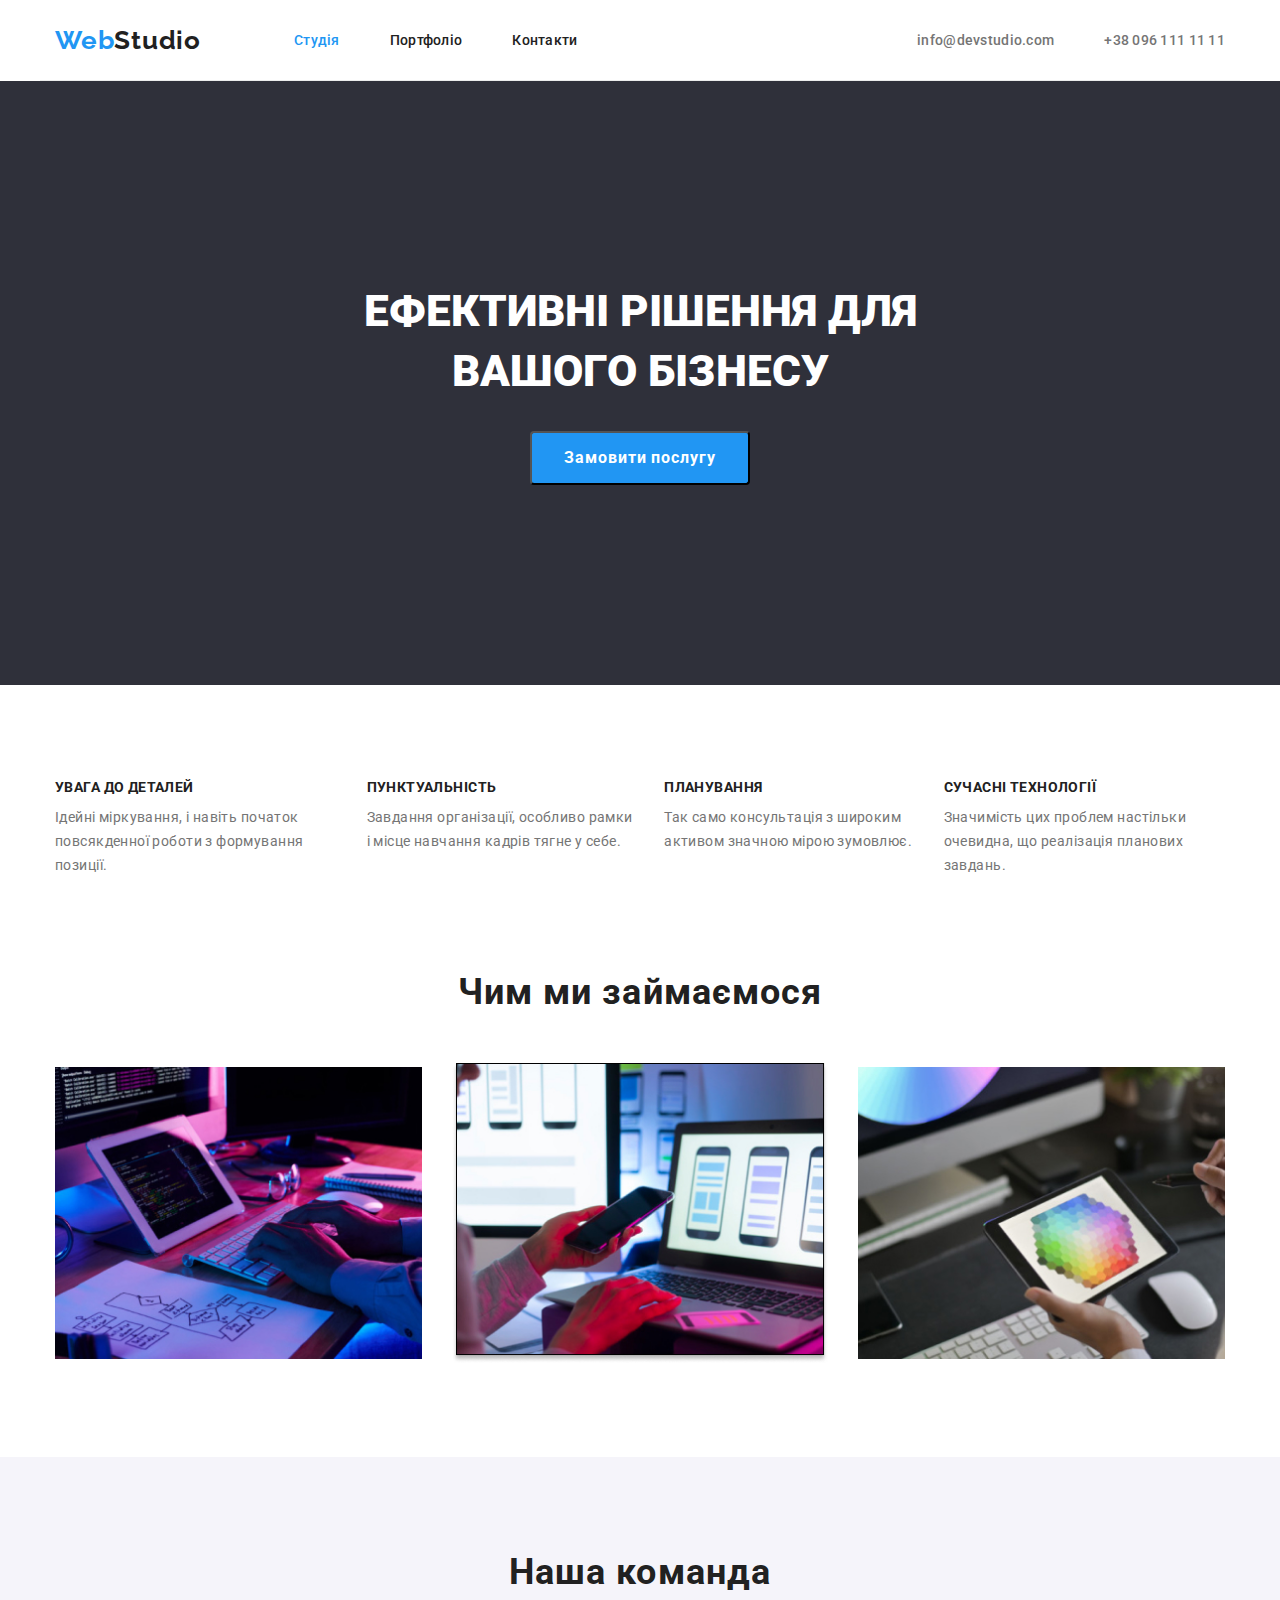
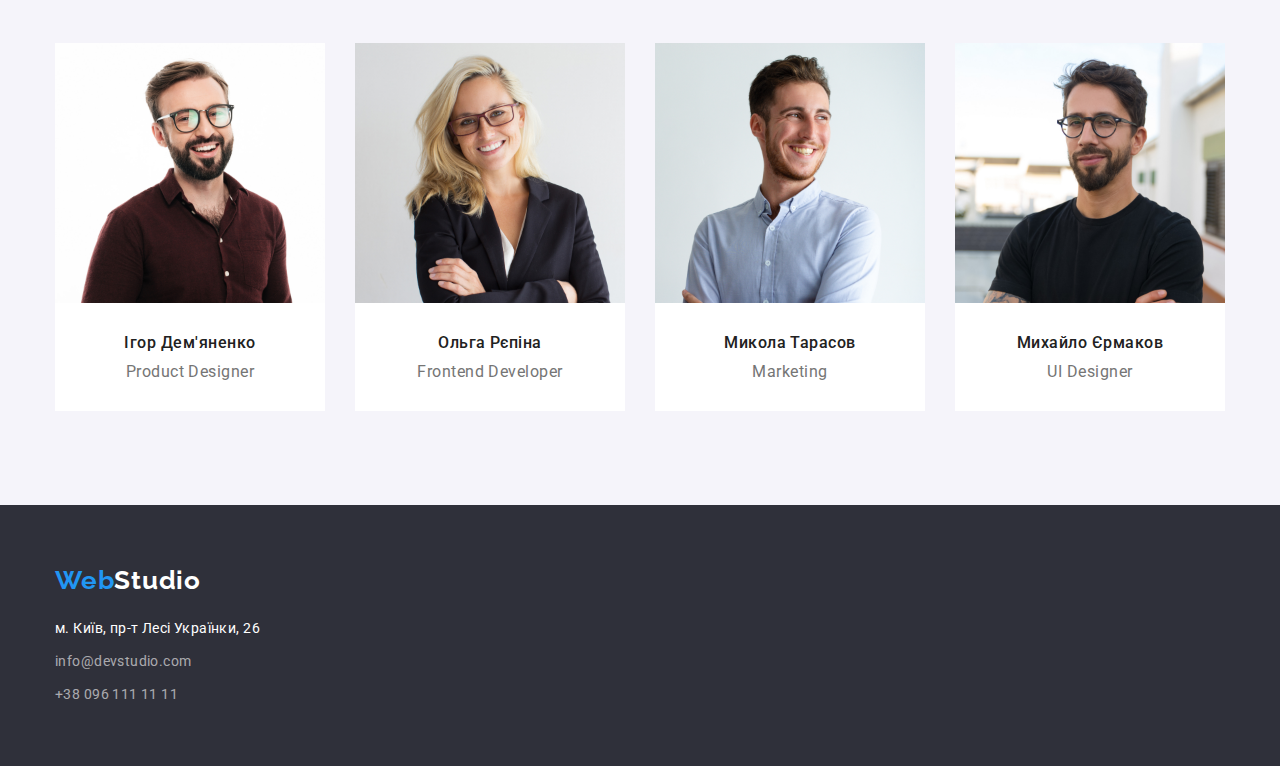
<file: index.html>
<!DOCTYPE html>
<html lang="uk">
  <head>
    <meta charset="UTF-8"/>
    <meta http-equiv="X-UA-Compatible" content="IE=edge"/>
    <meta name="viewport" content="width=device-width, initial-scale=1.0"/>
    <title>Document</title>
    <link rel="preconnect" href="https://fonts.googleapis.com">
    <link rel="preconnect" href="https://fonts.gstatic.com" crossorigin>
    <link href="https://fonts.googleapis.com/css2?family=Raleway:wght@700&family=Roboto:wght@400;500;700;900&display=swap" rel="stylesheet">
    <link rel="stylesheet" href="https://cdnjs.cloudflare.com/ajax/libs/modern-normalize/1.1.0/modern-normalize.css" integrity="sha512-Y0MM+V6ymRKN2zStTqzQ227DWhhp4Mzdo6gnlRnuaNCbc+YN/ZH0sBCLTM4M0oSy9c9VKiCvd4Jk44aCLrNS5Q==" crossorigin="anonymous" referrerpolicy="no-referrer" />
    <link rel="stylesheet" href="./css/styles.css"/>
  </head>
  <body>
    <header class="header">
      <div class="container header-container">
      <nav class="main-nav">
        <a class="body-logo" href="./index.html"> <span class="body-logo-web">Web</span>Studio</a>
        <ul class="list header-list-nav"> 
          <li class="list-item header-list-item">
            <a class="current link-studio " href="./index.html">Студія</a>
          </li>
          <li class="list-item header-list-item">
            <a class="link" href="./portfolio.html">Портфоліо</a>
          </li>
          <li class="list-item header-list-item">
            <a class="link link-contact" href="">Контакти</a>
          </li>
        </ul>
      </nav>
      <ul class="list header-list">
        <li class="list-item">
          <a class="mail" href="mailto:info@devstudio.com">info@devstudio.com</a>
        </li>
        <li class="list-item">
          <a class="tel" href="tel:+380961111111">+38 096 111 11 11</a>
        </li>
      </ul>
    </div>
    </header>
    <main>
      <!--Main section-->
      <section class="main-section section">
        <div class="container main-conteiner">
          <h1 class="main-title"> Ефективні рішення для вашого бізнесу </h1>
          <button class="main-btn" type="button">Замовити послугу</button>
        </div>
      </section> 
    <!--Features section-->
    <section class="features-section section">
      <div class="container">
      <h2 class="visually-hidden">Наші особливості</h2>
      <ul class="features-list">
        <li class="features-list-item">
          <h3 class="features-title">УВАГА ДО ДЕТАЛЕЙ </h3>
          <p class="features-description">Ідейні міркування, і навіть початок повсякденної роботи з формування позиції.</p>
        </li>
        <li class="features-list-item">
          <h3 class="features-title">ПУНКТУАЛЬНІСТЬ</h3>
          <p class="features-description">
            Завдання організації, особливо рамки і місце навчання кадрів тягне у себе.
          </p>
        </li>
        <li class="features-list-item">
          <h3 class="features-title">ПЛАНУВАННЯ</h3>
          <p class="features-description">
            Так само консультація з широким активом значною мірою зумовлює.
          </p>
        </li>
        <li class="features-list-item">
          <h3 class="features-title">СУЧАСНІ ТЕХНОЛОГІЇ</h3>
          <p class="features-description">
            Значимість цих проблем настільки очевидна, що реалізація планових завдань.
          </p>
        </li>
      </ul>
    </div>
    </section>
    <!--Чим ми займаємося business section-->
    <section class="business-section section">
      <div class="container business-container">
      <h2 class="title-description">Чим ми займаємося</h2>
      <ul class="list business-list">
        <li class="list-item">
            <img class="img" src="./images/What_we_do/box-1.jpg" alt="box-1"
            width="370" height="294">
          </li>
          <li class="list-item">
            <img class="img" src="./images/What_we_do/box-2.jpg" alt="box-2"
            width="370" height="294">
          </li>
          <li class="list-item">
            <img class="img" src="./images/What_we_do/box-3.jpg" alt="box-3"
            width="370" height="294">
          </li>
      </ul>
    </div>
    </section>
    <!--Наша команда team section-->
    <section class="team-section section">
      <div class="container team-section-conteiner">
        <h2 class="title-description">Наша команда</h2>
<ul class="list team-list">
  <li class="list-item">
      <img src="./images/Team/img-1.jpg" alt="Product Designer photo" class="img img-team" width="270" height="260">
      <div  class="team-section-description">
      <h3 class="team-section-title">Ігор Дем'яненко</h3> 
      <p class="team-section-undertitle">Product Designer</p>
    </div>
  </li>
  <li class="list-item">
      <img src="./images/Team/img-2.jpg" alt="Frontend Developer photo" class="img img-team" width="270" height="260">
      <div class="team-section-description">
      <h3 class="team-section-title">Ольга Рєпіна</h3>
      <p class="team-section-undertitle">Frontend Developer</p>
    </div>
  </li>
  <li class="list-item">
      <img src="./images/Team/img-3.jpg" alt="Marketing photo" class="img img-team" width="270" height="260">
      <div class="team-section-description">
      <h3 class="team-section-title">Микола Тарасов</h3> 
      <p class="team-section-undertitle">Marketing</p>
    </div>
   </li>
  <li class="list-item">
      <img src="./images/Team/img-4.jpg" alt="UI Designer photo" class="img img-team" width="270" height="260">
     <div class="team-section-description">
      <h3 class="team-section-title">Михайло Єрмаков</h3> 
      <p class="team-section-undertitle">UI Designer</p>
    </div>
  </li>
</ul>
</div>
    </section>
    </main>
    <footer class="footer">
      <div class="container container-footer">
        <a class="footer-logo" href="./index.html"> <span class="logo-web">Web</span>Studio</a>
      <address>
      <ul class="footer-list">
        <li class="footer-list-item">
          <a class="footer-link" href="https://goo.gl/maps/CPtrU1FHBa2aNyZL9" target="_blank" rel="noopener noreferrer"><span class="footer-adress">м. Київ, пр-т Лесі Українки, 26</span></a>
        </li>
        <li class="footer-list-item">
          <a class="footer-link footer-list-mail" href="mailto:info@devstudio.com">info@devstudio.com</a>
        </li>
        <li class="footer-list-item-tel">
          <a class="footer-link " href="tel:+380961111111">+38 096 111 11 11</a>
        </li>
      </ul>
    </address>
    </div>
    </footer>
  </body>
</html>
</file>
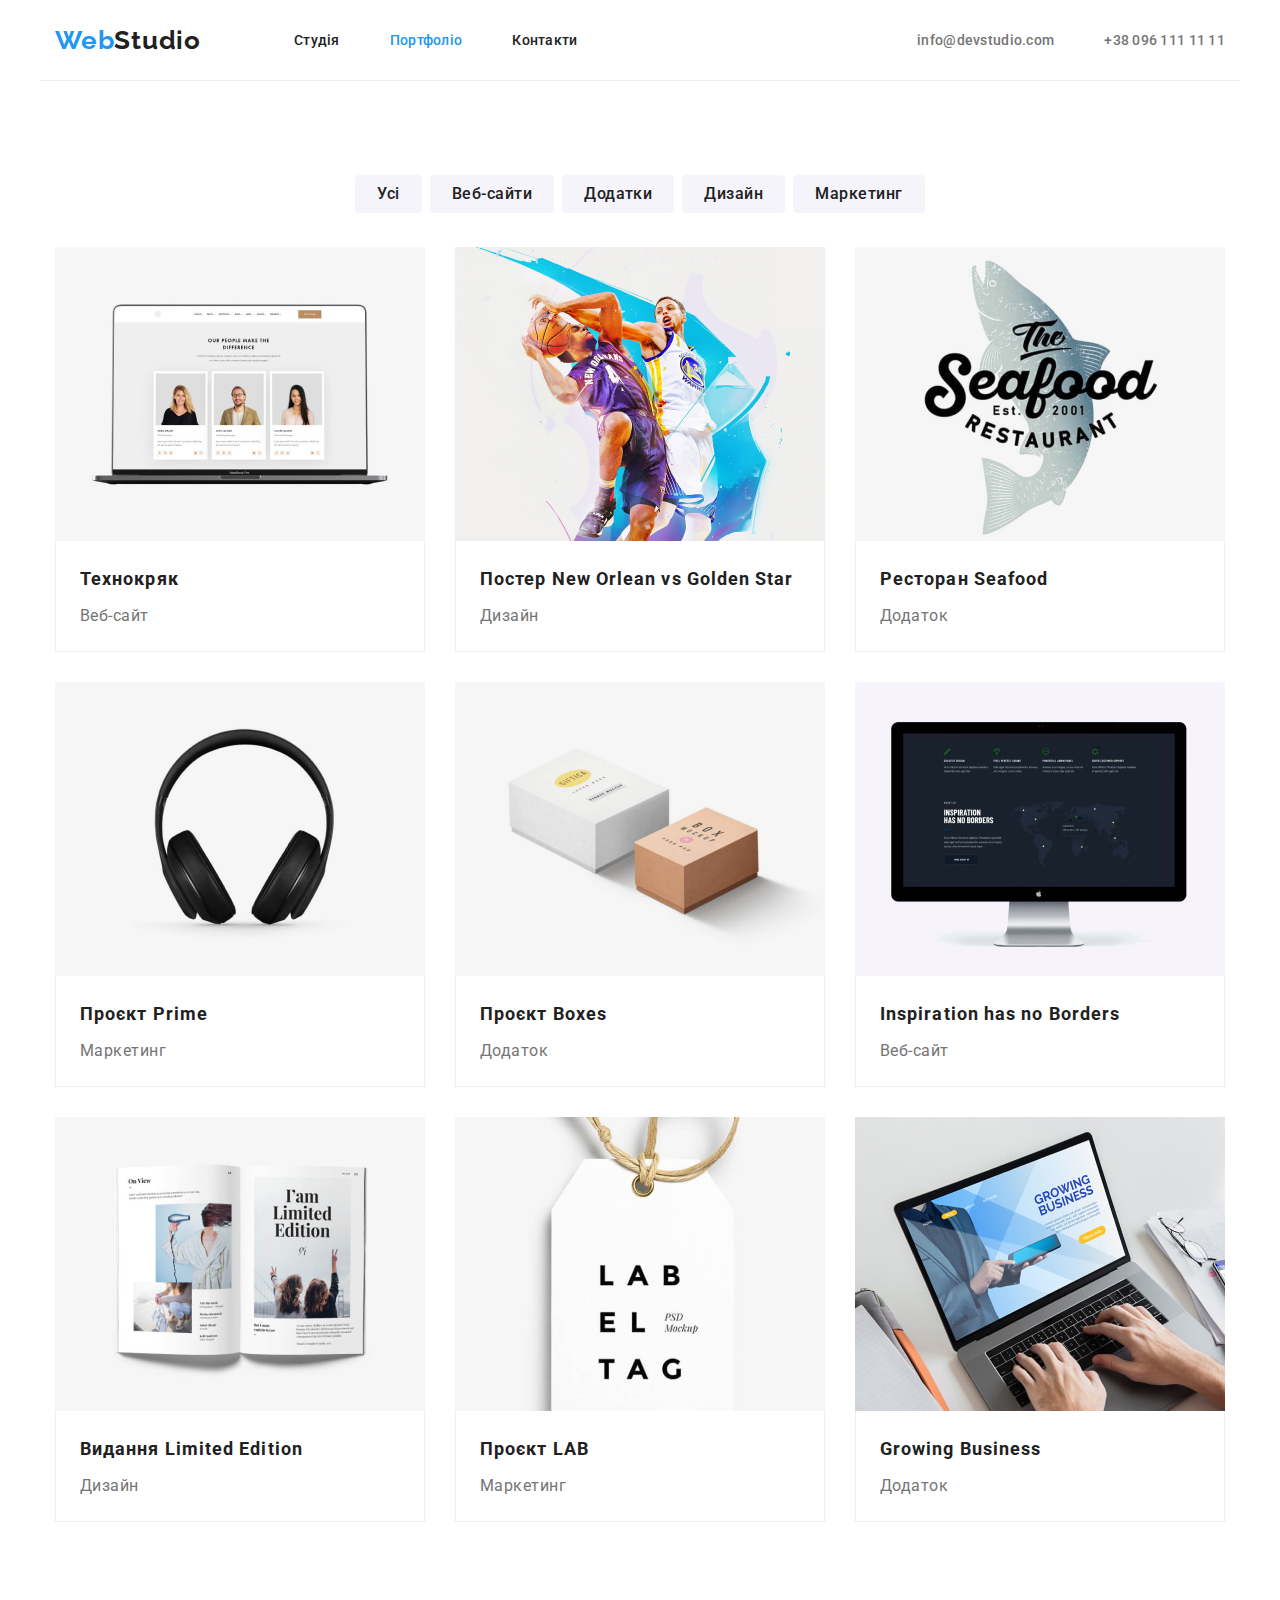
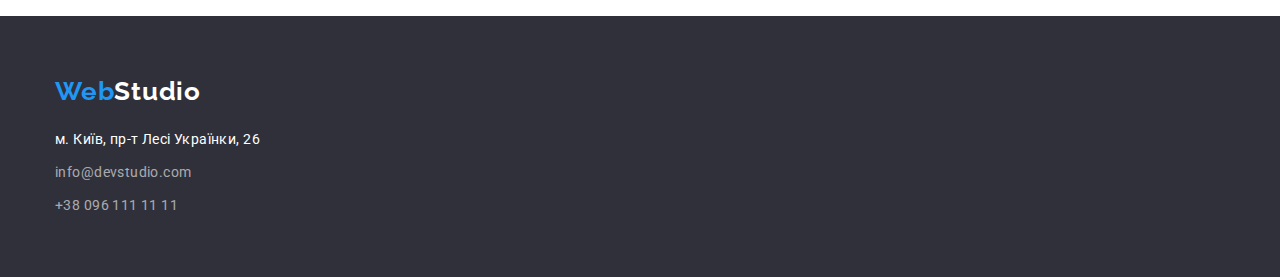
<file: portfolio.html>
<!DOCTYPE html>
<html lang="uk">
<head>
    <meta charset="UTF-8"/>
    <meta http-equiv="X-UA-Compatible" content="IE=edge"/>
    <meta name="viewport" content="width=device-width, initial-scale=1.0"/>
    <title>Document</title>
    <link rel="preconnect" href="https://fonts.googleapis.com">
    <link rel="preconnect" href="https://fonts.gstatic.com" crossorigin>
    <link href="https://fonts.googleapis.com/css2?family=Raleway:wght@700&family=Roboto:wght@400;500;700;900&display=swap" rel="stylesheet">
    <link rel="stylesheet" href="https://cdnjs.cloudflare.com/ajax/libs/modern-normalize/1.1.0/modern-normalize.css" integrity="sha512-Y0MM+V6ymRKN2zStTqzQ227DWhhp4Mzdo6gnlRnuaNCbc+YN/ZH0sBCLTM4M0oSy9c9VKiCvd4Jk44aCLrNS5Q==" crossorigin="anonymous" referrerpolicy="no-referrer" />
    <link rel="stylesheet" href="./css/styles.css"/>
</head>
<body>
  
  <header class="header">
    <div class="container header-container">
    <nav class="main-nav">
      <a class="body-logo" href="./index.html"> <span class="body-logo-web">Web</span>Studio</a>
      <ul class="list header-list-nav"> 
        <li class="list-item header-list-item">
          <a class="link" href="./index.html">Студія</a>
        </li>
        <li class="list-item header-list-item">
          <a class="current" href="./portfolio.html">Портфоліо</a>
        </li>
        <li class="list-item header-list-item">
          <a class="link link-contact" href="">Контакти</a>
        </li>
      </ul>
    </nav>
    <ul class="list header-list">
      <li class="list-item">
        <a class="mail" href="mailto:info@devstudio.com">info@devstudio.com</a>
      </li>
      <li class="list-item">
        <a class="tel" href="tel:+380961111111">+38 096 111 11 11</a>
      </li>
    </ul>
  </div>
  </header>
      <main>
        <!--Projects sections-->
        <section class="section projects-section">
          <div class="container filters-container">
        <h1 class="visually-hidden">Projects</h1>
        <!--Filters-->
        <ul class="list projects-list">
          <li class="list-item projects-lisi-item">
              <button class="btn" type="button">Усі</button>
          </li>
          <li class="list-item projects-lisi-item">
              <button class="btn" type="button">Веб-сайти</button>
          </li>
          <li class="list-item projects-lisi-item">
              <button class="btn" type="button">Додатки</button>
          </li>
          <li class="list-item projects-lisi-item">
              <button class="btn" type="button">Дизайн</button>
          </li>
          <li class="list-item projects-lisi-item">
              <button class="btn" type="button">Маркетинг</button>
          </li>
      </ul> 
    <!--cards-->
        <ul class="list cards-list">
<li class="list-item cards-list-item">
  <a class="projects-class" href="">
    <img class="img img-cards" src="./images/Projects/project-1.jpg" alt="Сайт Технокряк"  height="295" width="370">
    <div class="projects-description">
    <h2 class="projects-title cards-projects-title">Технокряк</h2>
    <p class="projects-undertitle">Веб-сайт</p>
  </div>
  </a>
</li>
<li class="list-item cards-list-item">
  <a class="projects-class" href="">
    <img class="img img-cards" src="./images/Projects/project-2.jpg" alt="Постер New Orlean vs Golden Star"  height="295" width="370">
    <div class="projects-description">
    <h2 class="projects-title cards-projects-title">Постер New Orlean vs Golden Star</h2>
    <p class="projects-undertitle">Дизайн</p>
  </div>
  </a>
</li>
<li class="list-item cards-list-item">
  <a class="projects-class" href="">
    <img class="img img-cards" src="./images/Projects/project-3.jpg" alt="Додаток Ресторан Seafood"  height="295" width="370">
    <div class="projects-description">
    <h2 class="projects-title cards-projects-title">Ресторан Seafood</h2>
    <p class="projects-undertitle">Додаток</p>
  </div>
  </a>
</li>
<li class="list-item cards-list-item">
  <a class="projects-class" href="">
    <img class="img img-cards" src="./images/Projects/project-4.jpg" alt="Проєкт Prime"  height="295" width="370">
    <div class="projects-description">
    <h2 class="projects-title cards-projects-title">Проєкт Prime</h2>
    <p class="projects-undertitle">Маркетинг</p>
  </div>
  </a>
</li>
<li class="list-item cards-list-item">
  <a class="projects-class" href="">
    <img class="img img-cards" src="./images/Projects/project-5.jpg" alt="Додаток проєкта Boxes"  height="295" width="370">
    <div class="projects-description">
    <h2 class="projects-title cards-projects-title">Проєкт Boxes</h2>
    <p class="projects-undertitle">Додаток</p>
  </div>
  </a>
</li>
<li class="list-item cards-list-item">
  <a class="projects-class" href="">
    <img class="img img-cards" src="./images/Projects/project-6.jpg" alt="Веб-сайт Inspiration has no Borders"  height="295" width="370">
    <div class="projects-description">
    <h2 class="projects-title cards-projects-title">Inspiration has no Borders</h2>
    <p class="projects-undertitle">Веб-сайт</p>
  </div>
  </a>
</li>
<li class="list-item cards-list-item">
  <a class="projects-class" href="">
    <img class="img img-cards" src="./images/Projects/project-7.jpg" alt="Дизайн Видання Limited Edition"  height="295" width="370">
    <div class="projects-description">
    <h2 class="projects-title cards-projects-title">Видання Limited Edition</h2>
    <p class="projects-undertitle">Дизайн</p>
  </div>
  </a>
</li>
<li class="list-item cards-list-item">
  <a class="projects-class" href="">
    <img class="img img-cards" src="./images/Projects/project-8.jpg" alt="Проєкт LAB"  height="295" width="370">
    <div class="projects-description">
    <h2 class="projects-title cards-projects-title">Проєкт LAB</h2>
    <p class="projects-undertitle">Маркетинг</p>
  </div>
  </a>
</li>
<li class="list-item cards-list-item">
  <a class="projects-class" href="">
    <img class="img img-cards" src="./images/Projects/project-9.jpg" alt="Додаток Growing Business" height="295" width="370">
    <div class="projects-description">
    <h2 class="projects-title cards-projects-title">Growing Business</h2>
    <p class="projects-undertitle">Додаток</p>
  </div>
  </a>
</li>
        </ul>
      </div>
        </section>
      </main>
      <footer class="footer">
        <div class="container container-footer">
          <a class="footer-logo" href="./index.html"> <span class="logo-web">Web</span>Studio</a>
        <address>
        <ul class="footer-list">
          <li class="footer-list-item">
            <a class="footer-link" href="https://goo.gl/maps/CPtrU1FHBa2aNyZL9" target="_blank" rel="noopener noreferrer"><span class="footer-adress">м. Київ, пр-т Лесі Українки, 26</span></a>
          </li>
          <li class="footer-list-item">
            <a class="footer-link footer-list-mail" href="mailto:info@devstudio.com">info@devstudio.com</a>
          </li>
          <li class="footer-list-item-tel">
            <a class="footer-link" href="tel:+380961111111">+38 096 111 11 11</a>
          </li>
        </ul>
      </address>
      </div>
      </footer>
</body>
</html>
</file>
<file: css/styles.css>
:root{
    /*Text colors*/
    --main-txt-cl:#212121;
    --secondary-txt-cl: #757575;
    --light-txt-cl: #FFFFFF;
    --accent-txt-cl: #2196F3;
    /*Background colors*/
    --main-bg-cl:#ffffff;
    --accent-bg-cl:#2196F3;
    /*Fonts*/
    --main-font:"Roboto", sans-serif;
    --secondary-font: "Raleway", sans-serif;
}
body{
    color: var(--main-txt-cl);
    background-color: var(--main-bg-cl);
    font-family: var(--main-font);
    
}
/*reset*/
h1,
h2,
h3,
h4,
h5,
h6,
p,
ul{
    margin:0;
}
img {
    display: block;
    width: 100%;
    height: auto;
}
.section{
    padding-bottom: 94px;
}
.container{
    width: 1200px;
    padding-left: 15px;
    padding-right: 15px;
    margin-left: auto;
    margin-right: auto;
    
}
.list{
    list-style: none;
}
.visually-hidden {
    position: absolute;
    width: 1px;
    height: 1px;
    margin: -1px;
    border: 0;
    padding: 0;
    white-space: nowrap;
    clip-path: inset(100%);
    clip: rect(0 0 0 0);
    overflow: hidden;
  }
.link,.body-logo, .footer-logo, .mail,.tel,.current {
    text-decoration: none ;
    color: currentColor;
}

/*Header*/
.header-container{
    display: flex;
    border-bottom: 1px solid #ECECEC;
}
.main-nav:not(:first-child){
    padding-left: 0;
}
.main-nav{
    display: flex;
    margin-right: auto;
    align-items: center;
}
.header-list-nav{
    display: flex;
    align-items:baseline;
    padding-left: 0;
    
}
.header-list:not(:first-child){
    padding-left: 0;
}

.header-list{
    display: flex;
    gap: 50px;
    align-items: center;
}
.body-logo, .body-logo-web{
    
}
       .body-logo{
        font-family: var(--secondary-font);
        font-weight: 700;
        font-size: 26px;
        line-height: calc(31/26);
        letter-spacing: 0.03em;
       display: inline;
       margin-right: 93px;
    }
    .header-list-item{
        margin-right: 50px;
    }
    .header-list-item:not(:last-child){
        margin-right: 50px;
    }
    .body-logo-web{
        color: var(--accent-txt-cl); 
        align-items: center;
       display: flex;
       display: inline;  
}
    .header .link{
        font-weight: 500;
        font-size: 14px;
        line-height: calc(16/14);
        letter-spacing: 0.02em;
        color: var(--main-txt-cl)
    }
    .header .mail,
    .header .tel
{
        font-weight: 500;
        font-size: 14px;
        line-height: calc(16/14);
        letter-spacing: 0.02em;
        color: var(--secondary-txt-cl)
    }
    .header .link:hover,
    .header .link:focus,
    .mail:hover,
    .mail:focus,
    .tel:hover,
    .tel:focus
{
        font-weight: 500;
        color: var(--accent-txt-cl)}
        
        .current{
            font-weight: 500;
            font-size: 14px;
            line-height: calc(16/14);
            letter-spacing: 0.02em;
            color: var(--accent-txt-cl);
        }
        .link,
        .link-studio
        {
            display: block;
            padding-top: 32px;
            padding-bottom: 32px;
        }
        
    /*Main section*/
    .main-section{
        background-color: #2F303A;
        padding: 0; 
        padding-top: 200px;
        padding-bottom: 200px;
    }
    
    
    .main-title {
        font-weight: 900;
        font-size: 44px;
        line-height: calc(60/44);
        text-transform: uppercase;
        color: var(--light-txt-cl);
        display:block;
        width: 696px;
        align-items: center;
        text-align: center; 
        margin-left: auto;
        margin-right: auto;
        margin-bottom: 30px;
    }
    .main-btn {
        font-weight: 700;
        font-size: 16px;
        line-height: calc(30/16);
        text-align: center;
        letter-spacing: 0.06em;
        color: var(--light-txt-cl);
        background-color: var(--accent-bg-cl);
        cursor: pointer;
        margin-left: auto;
        margin-right: auto;
        display:block;
        padding: 10px 32px;
        border-radius: 4px;
    }
    .main-btn:hover,
    .main-btn:focus {
        background-color: #188ce8;
    }
    /*Features section*/
    .features-section{
        padding-top: 94px;
    }
    .visually-hidden {
        position: absolute;
          white-space: nowrap;
          width: 1px;
          height: 1px;
          overflow: hidden;
          border: 0;
          padding: 0;
          clip: rect(0 0 0 0);
          clip-path: inset(50%);
          margin: -1px;
      } 
      .features-list:not(:first-child){
        padding-left: 0;
      }
      .features-list{
        list-style: none;
        display: flex;
        gap: 30px;
      }
    .features-list-item {
        font-weight: 700;
        font-size: 14px;
        line-height: calc(16/14);
        letter-spacing: 0.03em;
        text-transform: uppercase;
    }
    .features-title{
        font-weight: 700;
        font-size: 14px;
        line-height: calc(16/14);
        letter-spacing: 0.03em;
        text-transform: uppercase;
        color: var(--main-txt-cl);
        margin-bottom: 10px;
    }
    .features-description {
        font-weight: 400;
        text-transform: none;
        font-size: 14px;
        line-height: calc(24/14);
        letter-spacing: 0.03em;
        color: var(--secondary-txt-cl)
    }
    /*Чим ми займаємося business-section*/
    .business-list:not(:first-child){
        padding-left: 0;
    }
    .business-list{
        display: flex;
        gap: 30px;
        align-items: center;
    }
    
    .title-description {
        font-weight: 700;
        font-size: 36px;
        line-height: calc(42/36);
        text-align: center;
        letter-spacing: 0.03em;
        color: var(--main-txt-cl);
        margin-bottom: 50px;
    }
    /*Наша команда team section*/
    .team-section{
        padding-top: 94px;
        padding-bottom: 94px;
        background-color:#F5F4FA;
    }
    .list-item{
        background-color: #FFFFFF;
    }
    
    .team-list:not(:first-child){
        padding-left: 0;
    }
    .team-list{
        display: flex;
        gap: 30px;
    }
    .team-section-description{
        padding-top: 30px;
        padding-bottom: 30px;
    }
    .team-section-title{
        font-weight: 500;
        font-size: 16px;
        line-height: calc(19/16);
        text-align: center;
        letter-spacing: 0.03em; 
        margin-bottom: 10px; 
    }
    .team-section-undertitle {
        font-size: 16px;
        line-height: calc(19/16);
        text-align: center;
        letter-spacing: 0.03em;
        color: var(--secondary-txt-cl)
    }
    /*Footer*/
    .footer{
        background-color: #2F303A;
        padding-top: 60px;
        padding-bottom: 60px;
    }
    .footer-logo{
        font-family:var(--secondary-font);
        font-weight: 700;
        font-size: 26px;
        line-height: 31px;
        letter-spacing: 0.03em;
        color: #FFFFFF;
        display: block;
        margin-bottom: 20px;
    }
    .logo-web{
        color: var(--accent-txt-cl);
    }
    .footer-list{
        list-style: none;
        padding-left: 0;
        display: block;
    }
    
    .footer-list-item{
        margin-bottom: 9px;
    }
    .footer-link{
        text-decoration: none;
        font-size: 14px;
        line-height: calc(24/14);
        letter-spacing: 0.03em;
        color: rgba(255, 255, 255, 0.6);
    }
    .footer-adress{
        color: var(--light-txt-cl);
        
    }
    .footer-adress:focus
    {
        color:var(--accent-txt-cl);
    }
    .footer-adress:hover
    {
        color: var(--accent-txt-cl);
    }
    
    .footer-link:hover,
    .footer-link:focus
     {
        color: var(--accent-txt-cl);
    }
    address{
    font-style: normal;
}
    .btn{
        font-family: inherit;
        background-color: #F5F4FA;
        cursor: pointer;
        font-weight: 500;
        font-size: 16px;
        line-height: calc(26/16);
        text-align: center;
        letter-spacing: 0.03em;
        color: var(--main-txt-cl);
        border: none;
        padding: 6px 22px;
        border-radius: 4px;
    }
    .btn:hover,
    .btn:focus{
        color: var(--light-txt-cl);
        background-color: var(--accent-bg-cl);
    }
    
    /*Projects sections*/
    .projects-class {
        text-decoration: none; 
    }
    .projects-description{
        padding: 20px 24px;
        border-style: solid;
        border-color: #EEEEEE;
        border-width: 0px 1px 1px 1px;
        background-color:var(--main-bg-cl)
    }
    .projects-title {
        font-weight: 700;
        font-size: 18px;
        line-height: calc(36/18);
        letter-spacing: 0.06em;
        color: var(--main-txt-cl);
        margin-bottom: 4px;
    }
    .projects-undertitle {
        font-size: 16px;
        line-height: calc(30/16);
        letter-spacing: 0.03em;
        color: var(--secondary-txt-cl);
        
    }
    /*Filters*/
    .projects-section{
        padding-top: 94px;
    }
    .projects-list{
        gap: 8px;
        padding-left: 0px;
        display: flex;
        justify-content:center;
        margin-bottom: 34px; 
    }
    .cards-list{
        display: flex;
        flex-wrap: wrap;
        gap: 30px;
        padding-left: 0px;  
    }
</file>
